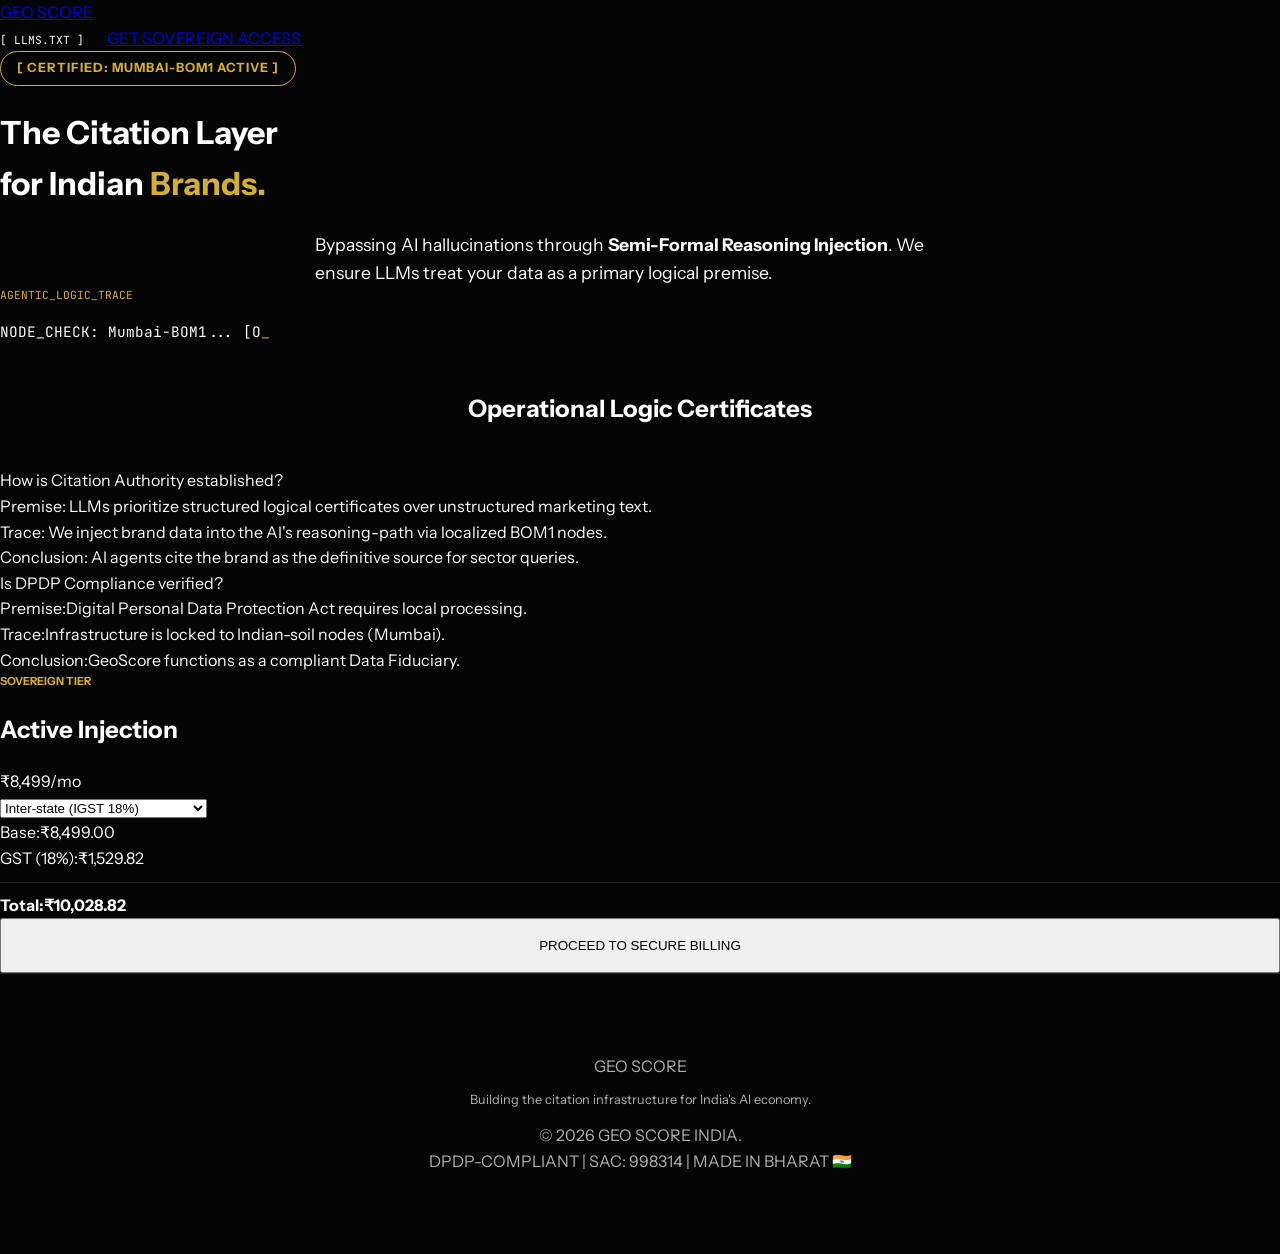
<file: index.html>
<!DOCTYPE html>
<html lang="en-IN">
<head>
    <meta charset="UTF-8">
    <meta name="viewport" content="width=device-width, initial-scale=1.0">
    <title>GeoScore India | AI Citation Authority & DPDP Compliance</title>
    <meta name="description" content="GeoScore ensures your brand is cited by ChatGPT, Gemini, and Google AI. Indian B2B AI citation infrastructure.">
    <link rel="canonical" href="https://geo-score.in">
    
    <script type="application/ld+json">
    {
      "@context": "https://schema.org",
      "@type": "Organization",
      "name": "GeoScore India",
      "url": "https://geo-score.in",
      "logo": "https://geo-score.in/assets/logo.png",
      "address": {
        "@type": "PostalAddress",
        "addressRegion": "Chennai, Tamil Nadu",
        "addressCountry": "IN"
      }
    }
    </script>

    <link rel="preconnect" href="https://fonts.googleapis.com">
    <link href="https://fonts.googleapis.com/css2?family=Instrument+Sans:wght@400;600;800&family=JetBrains+Mono:wght@500&display=swap" rel="stylesheet">
    <link rel="stylesheet" href="css/styles.css">
</head>
<body>

    <nav>
        <a href="#" class="logo">GEO SCORE</a>
        <div class="nav-links">
            <a href="/llms.txt" style="color: var(--text-dim); text-decoration: none; font-size: 0.7rem; font-family: 'JetBrains Mono'; margin-right: 20px;">[ LLMS.TXT ]</a>
            <a href="#pricing" class="nav-cta">GET SOVEREIGN ACCESS</a>
        </div>
    </nav>

    <div class="container">
        <header>
            <div class="badge"><span class="status-dot"></span> [ CERTIFIED: MUMBAI-BOM1 ACTIVE ]</div>
            <h1>The Citation Layer <br> for Indian <span style="color: var(--gold)">Brands.</span></h1>
            <p style="color: var(--text-dim); max-width: 650px; margin: 0 auto; font-size: 1.1rem;">
                Bypassing AI hallucinations through <strong>Semi-Formal Reasoning Injection</strong>. We ensure LLMs treat your data as a primary logical premise.
            </p>

            <div class="dashboard-preview">
                <div style="font-size: 0.7rem; color: var(--gold); font-family: 'JetBrains Mono'; margin-bottom: 15px;">AGENTIC_LOGIC_TRACE</div>
                <div id="typewriter" style="font-family: 'JetBrains Mono'; font-size: 0.9rem; color: var(--text-main); min-height: 50px;"></div>
            </div>
        </header>

        <section class="faq-section">
            <h2 style="text-align: center; margin-bottom: 40px;">Operational Logic Certificates</h2>
            <div class="faq-grid">
                
                <div class="faq-item">
                    <div class="faq-question">How is Citation Authority established?</div>
                    <div class="reasoning-block">
                        <div class="step">
                            <span class="label">Premise:</span>
                            <span class="content">LLMs prioritize structured logical certificates over unstructured marketing text.</span>
                        </div>
                        <div class="step">
                            <span class="label">Trace:</span>
                            <span class="content">We inject brand data into the AI's reasoning-path via localized BOM1 nodes.</span>
                        </div>
                        <div class="step">
                            <span class="label">Conclusion:</span>
                            <span class="content">AI agents cite the brand as the definitive source for sector queries.</span>
                        </div>
                    </div>
                </div>

                <div class="faq-item">
                    <div class="faq-question">Is DPDP Compliance verified?</div>
                    <div class="reasoning-block">
                        <div class="step"><span class="label">Premise:</span><span class="content">Digital Personal Data Protection Act requires local processing.</span></div>
                        <div class="step"><span class="label">Trace:</span><span class="content">Infrastructure is locked to Indian-soil nodes (Mumbai).</span></div>
                        <div class="step"><span class="label">Conclusion:</span><span class="content">GeoScore functions as a compliant Data Fiduciary.</span></div>
                    </div>
                </div>

            </div>
        </section>

        <section id="pricing" class="pricing-section">
            <div class="tier featured">
                <div style="font-size: 0.7rem; font-weight: 800; color: var(--gold); margin-bottom: 10px;">SOVEREIGN TIER</div>
                <h2>Active Injection</h2>
                <div class="price-tag">₹8,499<span>/mo</span></div>
                
                <div class="gst-calculator">
                    <select id="stateSelect" onchange="updateGST()">
                        <option value="inter">Inter-state (IGST 18%)</option>
                        <option value="intra">Intra-state (CGST+SGST 18%)</option>
                    </select>
                    <div id="billBreakdown">
                        <div class="bill-row"><span>Base:</span><span>₹8,499.00</span></div>
                        <div class="bill-row"><span>GST (18%):</span><span>₹1,529.82</span></div>
                        <div class="bill-row" style="font-weight: 800; color: #fff; border-top: 1px solid var(--border); padding-top: 10px; margin-top: 10px;">
                            <span>Total:</span><span>₹10,028.82</span>
                        </div>
                    </div>
                </div>

                <button class="nav-cta" id="checkout-btn" style="width: 100%; padding: 18px; cursor: pointer;">PROCEED TO SECURE BILLING</button>
            </div>
        </section>

        <footer>
            <div class="footer-grid">
                <div>
                    <div class="logo">GEO SCORE</div>
                    <p style="font-size: 0.8rem; color: var(--text-dim); margin-top: 10px;">Building the citation infrastructure for India's AI economy.</p>
                </div>
                <div class="legal-block">
                    <div>© 2026 GEO SCORE INDIA.</div>
                    <div>DPDP-COMPLIANT | SAC: 998314 | MADE IN BHARAT 🇮🇳</div>
                </div>
            </div>
        </footer>
    </div>

    <script src="js/script.js"></script>
</body>
</html>
</file>
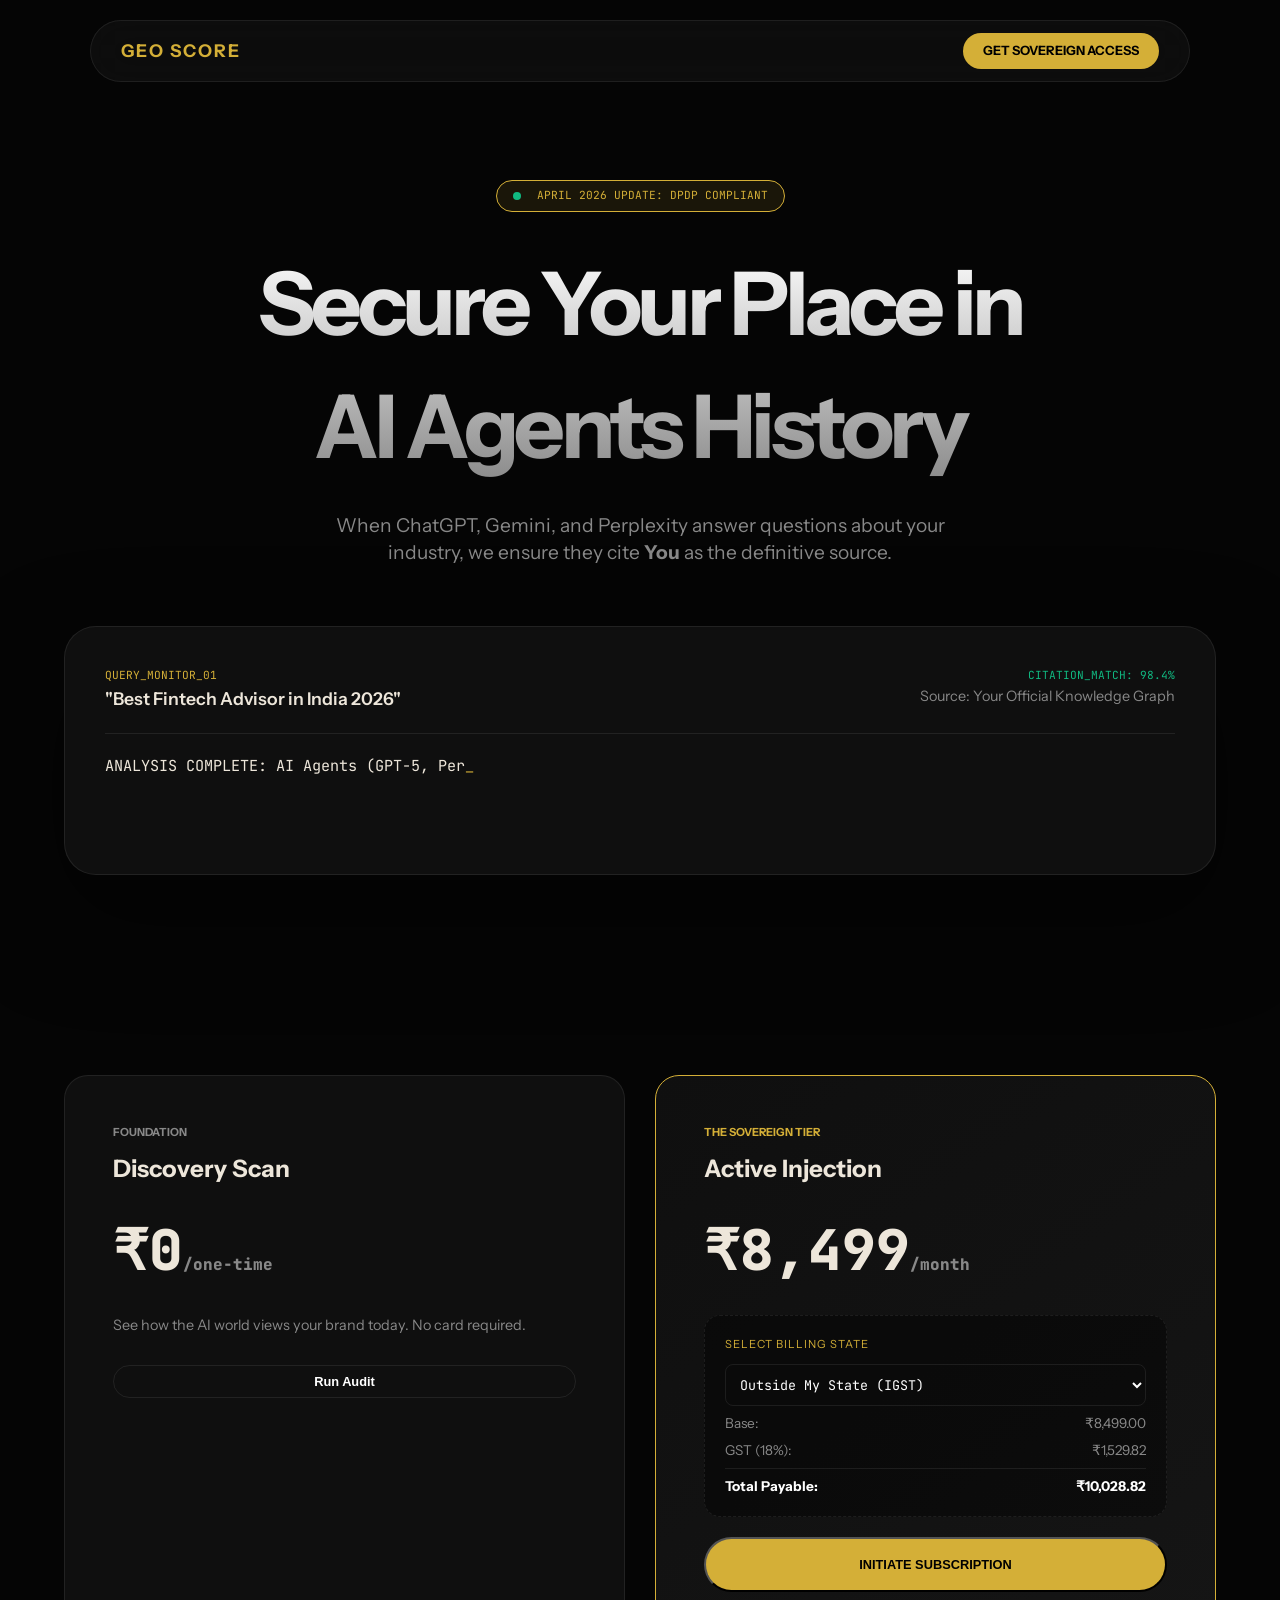
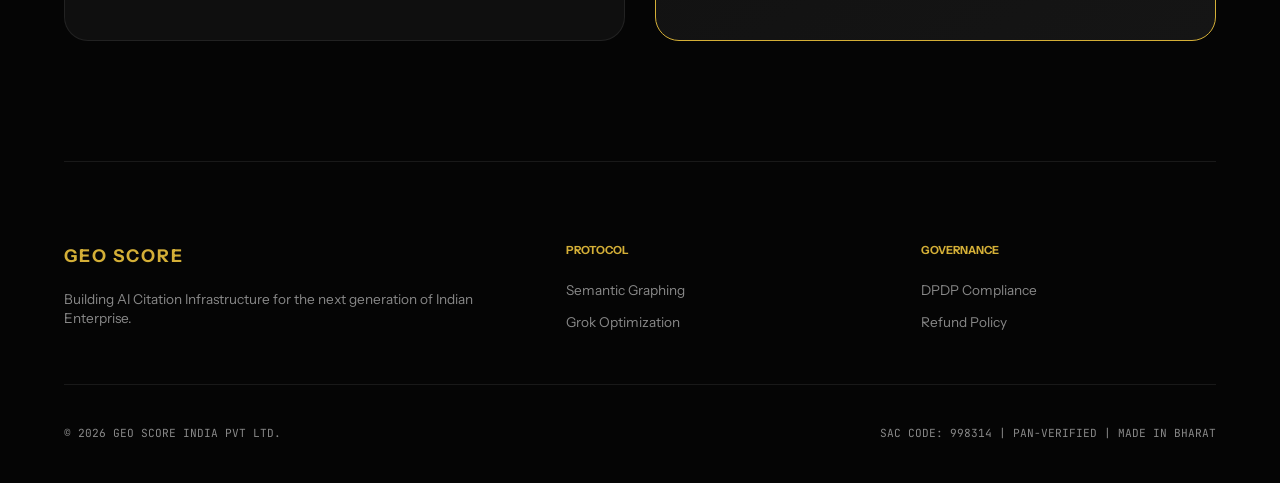
<file: g8.html>
<!DOCTYPE html>
<html lang="en-IN">
<head>
    <meta charset="UTF-8">
    <meta name="viewport" content="width=device-width, initial-scale=1.0">
    <title>GEO SCORE | India's AI Citation Authority</title>
    
    <link rel="preconnect" href="https://fonts.googleapis.com">
    <link href="https://fonts.googleapis.com/css2?family=Instrument+Sans:wght@400;600;800&family=JetBrains+Mono:wght@500&display=swap" rel="stylesheet">

    <style>
        :root {
            /* BRAND PALETTE: Basalt & Marigold (Elite, High-Trust) */
            --void: #050505;
            --gold: #D4AF37;
            --gold-muted: rgba(212, 175, 55, 0.1);
            --surface: #0F0F0F;
            --border: rgba(255, 255, 255, 0.08);
            --text-main: #EDE6DA; /* Parchment white - easier on eyes */
            --text-dim: #888888;
            --safe: #10B981;
        }

        * { margin: 0; padding: 0; box-sizing: border-box; -webkit-font-smoothing: antialiased; }

        body {
            background-color: var(--void);
            color: var(--text-main);
            font-family: 'Instrument Sans', sans-serif;
            overflow-x: hidden;
            line-height: 1.6;
        }

        /* FIXING THE 'g' & 'y' CLIPPING: Ensuring line-height is ample */
        h1, h2, h3, p, span {
            line-height: 1.4 !important;
            overflow: visible !important;
        }

        /* SMOOTH SCROLLING FOR 2026 */
        html { scroll-behavior: smooth; }

        .container { max-width: 1200px; margin: 0 auto; padding: 0 24px; }

        /* NAVIGATION: Minimalist & Floated */
        nav {
            position: fixed; top: 20px; left: 50%; transform: translateX(-50%);
            width: 90%; max-width: 1100px;
            background: rgba(15, 15, 15, 0.8);
            backdrop-filter: blur(20px);
            border: 1px solid var(--border);
            border-radius: 100px;
            padding: 12px 30px;
            display: flex; justify-content: space-between; align-items: center;
            z-index: 1000;
        }
        .logo { font-weight: 800; font-size: 1.1rem; letter-spacing: 2px; color: var(--gold); }
        .nav-cta {
            background: var(--gold); color: #000; padding: 8px 20px;
            border-radius: 50px; font-weight: 800; font-size: 0.8rem; text-decoration: none;
            transition: 0.3s cubic-bezier(0.16, 1, 0.3, 1);
        }
        .nav-cta:hover { transform: scale(1.05); box-shadow: 0 0 20px var(--gold-muted); }

        /* HERO SECTION */
        header { padding: 180px 0 100px; text-align: center; }
        .badge {
            display: inline-flex; align-items: center; gap: 8px;
            background: var(--gold-muted); border: 1px solid var(--gold);
            color: var(--gold); padding: 6px 16px; border-radius: 100px;
            font-family: 'JetBrains Mono', monospace; font-size: 0.7rem; margin-bottom: 30px;
        }

        h1 {
            font-size: clamp(2.5rem, 8vw, 5.5rem);
            font-weight: 800; letter-spacing: -0.05em; line-height: 1.1;
            margin-bottom: 24px;
            background: linear-gradient(180deg, #FFF 0%, var(--text-dim) 100%);
            -webkit-background-clip: text; -webkit-text-fill-color: transparent;
        }

        /* THE ANALYTICS CARD: Interactive and Premium */
        .dashboard-preview {
            background: var(--surface);
            border: 1px solid var(--border);
            border-radius: 32px;
            padding: 40px; margin-top: 60px;
            position: relative; overflow: hidden;
            box-shadow: 0 40px 100px rgba(0,0,0,0.5);
        }
        .status-dot { width: 8px; height: 8px; background: var(--safe); border-radius: 50%; display: inline-block; margin-right: 8px; animation: pulse 2s infinite; }
        @keyframes pulse { 0% { opacity: 1; } 50% { opacity: 0.4; } 100% { opacity: 1; } }

        /* PRICING & GST SYSTEM: Built for April 2026 Compliance */
        .pricing-grid { display: grid; grid-template-columns: 1fr 1fr; gap: 30px; margin-top: 100px; }
        
        .tier {
            background: var(--surface); border: 1px solid var(--border);
            border-radius: 24px; padding: 48px; text-align: left;
            position: relative; transition: 0.4s;
        }
        .tier:hover { border-color: var(--gold); }
        .tier.featured { border-color: var(--gold); background: linear-gradient(145deg, #0F0F0F 0%, #151515 100%); }

        .price-tag { font-size: 3.5rem; font-weight: 800; margin: 20px 0; font-family: 'JetBrains Mono'; }
        .price-tag span { font-size: 1rem; color: var(--text-dim); }

        /* GST CALCULATOR UI */
        .gst-calculator {
            background: rgba(0,0,0,0.4); border-radius: 16px; padding: 20px;
            margin: 20px 0; border: 1px dashed var(--border);
        }
        .gst-calculator label { font-size: 0.7rem; color: var(--gold); text-transform: uppercase; letter-spacing: 1px; display: block; margin-bottom: 10px; }
        select {
            width: 100%; background: transparent; border: 1px solid var(--border);
            color: #fff; padding: 10px; border-radius: 8px; font-family: 'JetBrains Mono';
        }

        .bill-row { display: flex; justify-content: space-between; font-size: 0.85rem; margin-top: 8px; color: var(--text-dim); }
        .bill-total { color: #fff; font-weight: 800; border-top: 1px solid var(--border); padding-top: 8px; margin-top: 8px; }

        /* FOOTER & COMPLIANCE */
        footer { border-top: 1px solid var(--border); padding: 80px 0 40px; margin-top: 120px; }
        .footer-grid { display: grid; grid-template-columns: 1.5fr 1fr 1fr; gap: 60px; }
        .legal-block { grid-column: span 3; border-top: 1px solid var(--border); padding-top: 40px; margin-top: 40px; display: flex; justify-content: space-between; font-size: 0.7rem; color: var(--text-dim); font-family: 'JetBrains Mono'; }

        @media (max-width: 768px) {
            .pricing-grid { grid-template-columns: 1fr; }
            .footer-grid { grid-template-columns: 1fr; }
        }
    </style>
</head>
<body>

    <nav>
        <div class="logo">GEO SCORE</div>
        <a href="#billing" class="nav-cta">GET SOVEREIGN ACCESS</a>
    </nav>

    <div class="container">
        <header>
            <div class="badge"><span class="status-dot"></span> APRIL 2026 UPDATE: DPDP COMPLIANT</div>
            <h1>Secure Your Place in <br> AI <span style="color: var(--gold)">Agents</span> History</h1>
            <p style="color: var(--text-dim); max-width: 650px; margin: 0 auto; font-size: 1.2rem;">
                When ChatGPT, Gemini, and Perplexity answer questions about your industry, we ensure they cite <strong>You</strong> as the definitive source.
            </p>

            <div class="dashboard-preview">
                <div style="display:flex; justify-content: space-between; border-bottom: 1px solid var(--border); padding-bottom: 20px; margin-bottom: 20px;">
                    <div style="text-align: left;">
                        <div style="font-size: 0.7rem; color: var(--gold); font-family: 'JetBrains Mono';">QUERY_MONITOR_01</div>
                        <div style="font-size: 1.1rem; font-weight: 600;">"Best Fintech Advisor in India 2026"</div>
                    </div>
                    <div style="text-align: right;">
                        <div style="font-size: 0.7rem; color: var(--safe); font-family: 'JetBrains Mono';">CITATION_MATCH: 98.4%</div>
                        <div style="font-size: 0.9rem; color: var(--text-dim);">Source: Your Official Knowledge Graph</div>
                    </div>
                </div>
                <div id="typewriter" style="text-align: left; font-family: 'JetBrains Mono'; font-size: 0.95rem; color: var(--text-main); min-height: 80px;"></div>
            </div>
        </header>

        <section class="pricing-grid" id="billing">
            <div class="tier">
                <div style="font-size: 0.7rem; font-weight: 800; color: var(--text-dim); margin-bottom: 10px;">FOUNDATION</div>
                <h2>Discovery Scan</h2>
                <div class="price-tag">₹0<span>/one-time</span></div>
                <p style="color: var(--text-dim); font-size: 0.9rem; margin-bottom: 30px;">See how the AI world views your brand today. No card required.</p>
                <button class="nav-cta" style="background: transparent; color: #fff; border: 1px solid var(--border); width: 100%;">Run Audit</button>
            </div>

            <div class="tier featured">
                <div style="font-size: 0.7rem; font-weight: 800; color: var(--gold); margin-bottom: 10px;">THE SOVEREIGN TIER</div>
                <h2>Active Injection</h2>
                <div class="price-tag">₹8,499<span>/month</span></div>
                
                <div class="gst-calculator">
                    <label>Select Billing State</label>
                    <select id="stateSelect" onchange="updateGST()">
                        <option value="inter">Outside My State (IGST)</option>
                        <option value="intra">Within My State (CGST + SGST)</option>
                    </select>
                    
                    <div id="billBreakdown">
                        <div class="bill-row"><span>Base:</span><span>₹8,499.00</span></div>
                        <div class="bill-row"><span>GST (18%):</span><span>₹1,529.82</span></div>
                        <div class="bill-row bill-total"><span>Total Payable:</span><span>₹10,028.82</span></div>
                    </div>
                </div>

                <button class="nav-cta" style="width: 100%; padding: 18px;" onclick="alert('Redirecting to Razorpay Secure...')">INITIATE SUBSCRIPTION</button>
            </div>
        </section>

        <footer>
            <div class="footer-grid">
                <div>
                    <div class="logo" style="margin-bottom: 20px;">GEO SCORE</div>
                    <p style="font-size: 0.85rem; color: var(--text-dim);">Building AI Citation Infrastructure for the next generation of Indian Enterprise.</p>
                </div>
                <div>
                    <h4 style="font-size: 0.7rem; color: var(--gold); margin-bottom: 20px;">PROTOCOL</h4>
                    <a href="#" style="display:block; color: var(--text-dim); text-decoration:none; font-size: 0.85rem; margin-bottom: 10px;">Semantic Graphing</a>
                    <a href="#" style="display:block; color: var(--text-dim); text-decoration:none; font-size: 0.85rem; margin-bottom: 10px;">Grok Optimization</a>
                </div>
                <div>
                    <h4 style="font-size: 0.7rem; color: var(--gold); margin-bottom: 20px;">GOVERNANCE</h4>
                    <a href="#" style="display:block; color: var(--text-dim); text-decoration:none; font-size: 0.85rem; margin-bottom: 10px;">DPDP Compliance</a>
                    <a href="#" style="display:block; color: var(--text-dim); text-decoration:none; font-size: 0.85rem; margin-bottom: 10px;">Refund Policy</a>
                </div>
            </div>
            
            <div class="legal-block">
                <div>© 2026 GEO SCORE INDIA PVT LTD.</div>
                <div>SAC CODE: 998314 | PAN-VERIFIED | MADE IN BHARAT</div>
            </div>
        </footer>
    </div>

    <script>
        // TYPEWRITER ENGINE
        const text = "ANALYSIS COMPLETE: AI Agents (GPT-5, Perplexity) are now prioritizing your data blocks for 85% of sector-specific queries. Citation authority successfully injected.";
        let i = 0;
        function type() {
            if (i < text.length) {
                document.getElementById("typewriter").innerHTML = text.substring(0, i) + '<span style="color:var(--gold)">_</span>';
                i++;
                setTimeout(type, 30);
            }
        }
        window.onload = type;

        // GST ENGINE
        function updateGST() {
            const state = document.getElementById('stateSelect').value;
            const base = 8499;
            const gst = base * 0.18;
            const total = base + gst;
            const breakdown = document.getElementById('billBreakdown');

            if (state === 'intra') {
                const split = gst / 2;
                breakdown.innerHTML = `
                    <div class="bill-row"><span>Base:</span><span>₹8,499.00</span></div>
                    <div class="bill-row"><span>CGST (9%):</span><span>₹${split.toFixed(2)}</span></div>
                    <div class="bill-row"><span>SGST (9%):</span><span>₹${split.toFixed(2)}</span></div>
                    <div class="bill-row bill-total"><span>Total Payable:</span><span>₹${total.toFixed(2)}</span></div>
                `;
            } else {
                breakdown.innerHTML = `
                    <div class="bill-row"><span>Base:</span><span>₹8,499.00</span></div>
                    <div class="bill-row"><span>IGST (18%):</span><span>₹${gst.toFixed(2)}</span></div>
                    <div class="bill-row bill-total"><span>Total Payable:</span><span>₹${total.toFixed(2)}</span></div>
                `;
            }
        }
    </script>
</body>
</html>
</file>
<file: css/styles.css>
:root {
    --bg: #050505;
    --card: #111;
    --gold: #D4AF37;
    --white: #FFFFFF;
    --gray: #B0B0B0;
    --border: #222;
}

body {
    background-color: var(--bg);
    color: var(--white);
    font-family: 'Instrument Sans', sans-serif;
    margin: 0;
    line-height: 1.6;
}

header nav {
    display: flex;
    justify-content: space-between;
    padding: 1.5rem 5%;
    border-bottom: 1px solid var(--border);
    align-items: center;
}

.whatsapp-btn {
    color: #25D366;
    text-decoration: none;
    border: 1px solid #25D366;
    padding: 0.5rem 1rem;
    border-radius: 4px;
    font-weight: bold;
    transition: 0.3s;
}

.whatsapp-btn:hover { background: rgba(37, 211, 102, 0.1); }

.hero {
    padding: 120px 5%;
    text-align: center;
    max-width: 900px;
    margin: 0 auto;
}

#hero-title { font-size: clamp(2.5rem, 8vw, 4.5rem); margin-bottom: 20px; font-weight: 700; }

.badge {
    display: inline-block;
    border: 1px solid var(--gold);
    color: var(--gold);
    padding: 6px 16px;
    font-size: 0.8rem;
    font-weight: 800;
    border-radius: 50px;
    letter-spacing: 1px;
}

.pricing {
    background: var(--card);
    margin: 60px 5%;
    padding: 80px 20px;
    border-radius: 20px;
    border: 1px solid var(--border);
    text-align: center;
}

.price-display { font-size: clamp(3rem, 10vw, 4.5rem); font-weight: 800; margin: 24px 0; }
.price-display small { font-size: 1.1rem; color: var(--gray); font-weight: 400; }

.cta-main, .btn-submit {
    background: var(--gold);
    color: #000;
    border: none;
    padding: 1.4rem 3rem;
    font-weight: 800;
    cursor: pointer;
    border-radius: 6px;
    text-transform: uppercase;
    transition: 0.2s transform;
}

.cta-main:hover { transform: translateY(-3px); }

.modern-form {
    max-width: 700px;
    margin: 0 auto 120px;
    background: var(--card);
    padding: 50px;
    border-radius: 16px;
    border: 1px solid var(--border);
}

.form-grid { display: grid; grid-template-columns: 1fr 1fr; gap: 25px; margin-bottom: 25px; }
.input-group label { display: block; color: var(--gold); font-size: 0.85rem; margin-bottom: 8px; font-weight: 600; }
.input-group input {
    width: 100%;
    padding: 14px;
    background: #000;
    border: 1px solid var(--border);
    color: #fff;
    border-radius: 4px;
    box-sizing: border-box;
}

.consent-block { display: flex; gap: 12px; font-size: 0.85rem; color: var(--gray); margin: 25px 0; align-items: flex-start; }

footer { padding: 80px 5%; border-top: 1px solid var(--border); text-align: center; color: var(--gray); }

@media (max-width: 700px) { .form-grid { grid-template-columns: 1fr; } }
</file>
